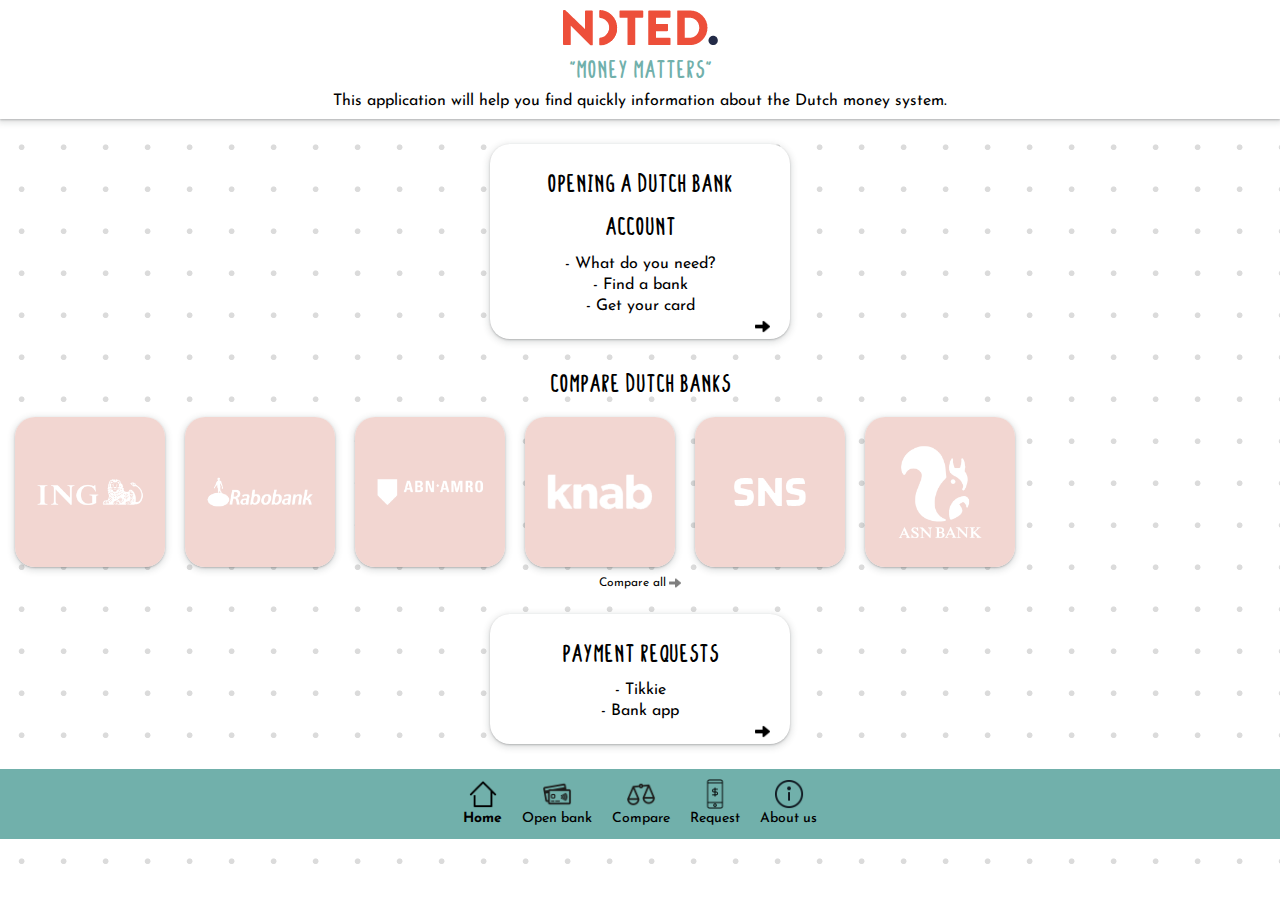
<file: index.html>
<!DOCTYPE html>
<html lang="en">
<head>
    <meta charset="UTF-8">
    <meta name="viewport" content="width=device-width, initial-scale=1.0">
    <title>NOTED.</title>
	<link rel="stylesheet" href="css/styles.css">
	<link href="https://fonts.googleapis.com/css2?family=Josefin+Sans:ital,wght@0,300;0,700;1,300;1,700&display=swap" rel="stylesheet">
</head>

<body>
	<header>
		<img src="images/Group469.png" alt="LogoNoted">
		<h1>"Money Matters"</h1>
		<p>This application will help you find quickly information about the Dutch money system.</p>
	</header>

	<main>
		<a href="openingbank.html">
			<section class="center">
				<h2>Opening a Dutch bank account</h2>
				<p>- What do you need?</p>
				<p>- Find a bank</p>
				<p>- Get your card</p>
				<img class="pijl" src="images/iconfinder_forward_126569.png" alt="">
			</section>
		</a>
		
		<a href="bankcompare.html">
			<h2>Compare Dutch banks</h2>
			<div class="compare">
				<img src="images/inglogo.png" alt="">
				<img src="images/rabobank.png" alt="">
				<img src="images/abnamro.png" alt="">
				<img src="images/knab.png" alt="">
				<img src="images/snsbank.png" alt="">
				<img src="images/asnbank.png" alt="">
			</div>
			<div id="compareall">
				<p id="klein">Compare all</p>
				<img src="images/iconfinder_forward_126569.png" alt="">
			</div>
		</a>

		<a href="paymentrequests.html" id="test">
			<section class="center">
				<h2>Payment requests</h2>
				<p>- Tikkie</p>
				<p>- Bank app</p>
				<img class="pijl" src="images/iconfinder_forward_126569.png" alt="">
			</section>
		</a>
	</main>

	<footer>
		<nav>
			<a href="index.html">
				<section>
					<img src="images/iconfinder_home_house_real_estate_392500.png" alt="">
					<h3 class="dikgedrukt">Home</h3>
				</section>
			</a>

			<a href="openingbank.html">
				<section>
					<img src="images/iconfinder_00-ELASTOFONT-STORE-READY_cards2_2703081.png" alt="">
					<h3>Open bank</h3>
				</section>
			</a>

			<a href="bankcompare.html">
				<section>
					<img src="images/iconfinder_00-ELASTOFONT-STORE-READY_compare2_2738307.png" alt="">
					<h3>Compare</h3>
				</section>
			</a>

			<a href="paymentrequests.html">
				<section>
					<img src="images/iconfinder_Mobile_banking_6457550.png" alt="">
					<h3>Request</h3>
				</section>
			</a>

			<a href="aboutus.html">
				<section>
					<img src="images/iconfinder_information-mark-letter-info-sign_3643768.png" alt="">
					<h3>About us</h3>
				</section>
			</a>
		</nav>
	</footer>	

</body>
</html>
</file>
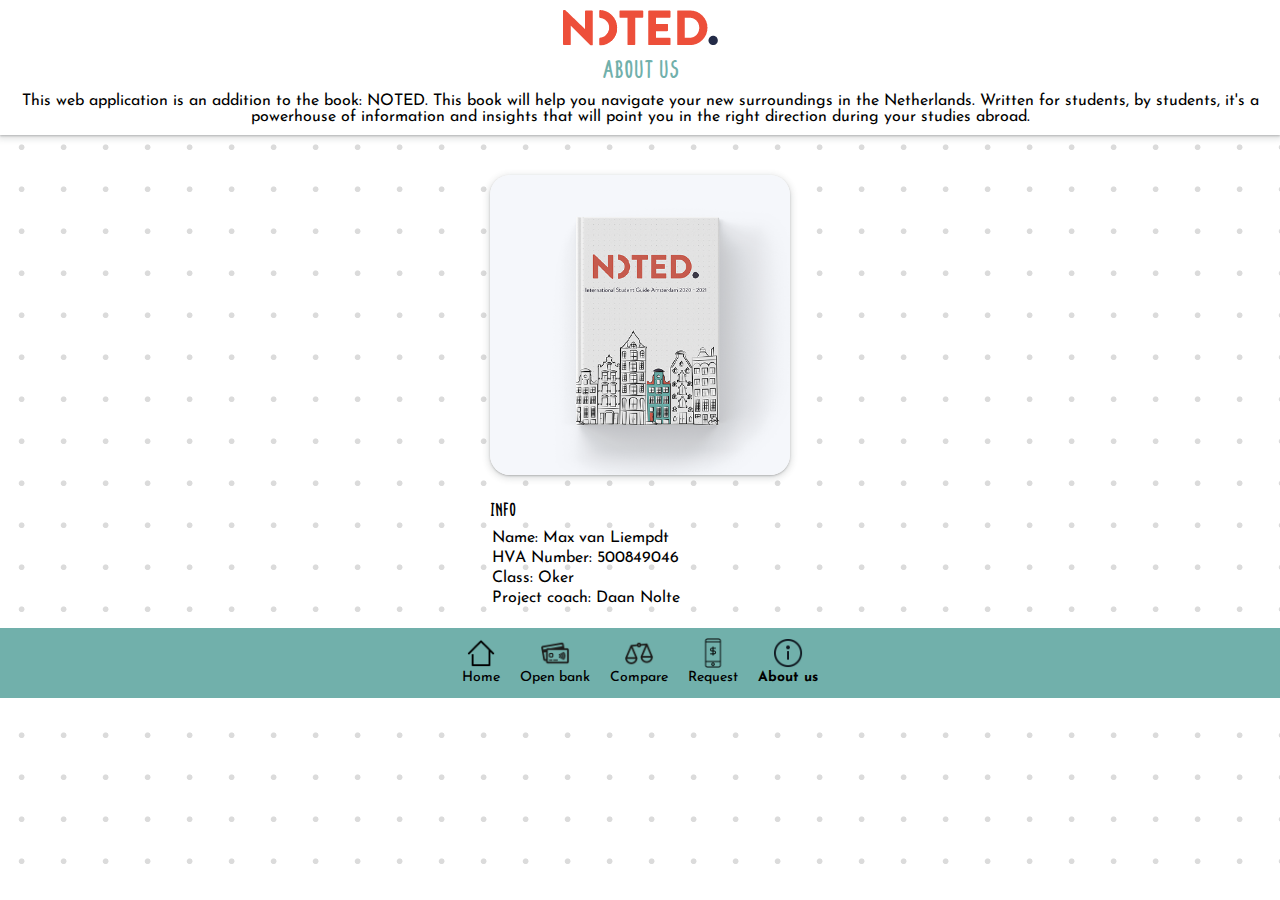
<file: aboutus.html>
<!DOCTYPE html>
<html lang="en">
<head>
    <meta charset="UTF-8">
    <meta name="viewport" content="width=device-width, initial-scale=1.0">
    <title>NOTED.</title>
	<link rel="stylesheet" href="css/styles.css">
	<link href="https://fonts.googleapis.com/css2?family=Josefin+Sans:ital,wght@0,300;0,700;1,300;1,700&display=swap" rel="stylesheet">
</head>

<body>
	<header>
		<a href="index.html"><img src="images/Group469.png" alt="LogoNoted"></a>
		<h1>About us</h1>
		<p>This web application is an addition to the book: NOTED. This book will help you navigate your new surroundings in the Netherlands. Written for students, by students, it's a powerhouse of information and insights that will point you in the right direction during your studies abroad.</p>
	</header>

	<main class="about-us">
		<img id="notedfoto" src="images/boekjenoted.png" alt="">
		<h2>Info</h2>
		<p>Name: Max van Liempdt</p>
		<p>HVA Number: 500849046</p>
		<p>Class: Oker</p>
		<p>Project coach: Daan Nolte</p>
	</main>

	<footer>
		<nav>
			<a href="index.html">
				<section>
					<img src="images/iconfinder_home_house_real_estate_392500.png" alt="">
					<h3>Home</h3>
				</section>
			</a>

			<a href="openingbank.html">
				<section>
					<img src="images/iconfinder_00-ELASTOFONT-STORE-READY_cards2_2703081.png" alt="">
					<h3>Open bank</h3>
				</section>
			</a>

			<a href="bankcompare.html">
				<section>
					<img src="images/iconfinder_00-ELASTOFONT-STORE-READY_compare2_2738307.png" alt="">
					<h3>Compare</h3>
				</section>
			</a>

			<a href="paymentrequests.html">
				<section>
					<img src="images/iconfinder_Mobile_banking_6457550.png" alt="">
					<h3>Request</h3>
				</section>
			</a>

			<a href="aboutus.html">
				<section>
					<img src="images/iconfinder_information-mark-letter-info-sign_3643768.png" alt="">
					<h3 class="dikgedrukt">About us</h3>
				</section>
			</a>
		</nav>
	</footer>	

</body>
</html>
</file>
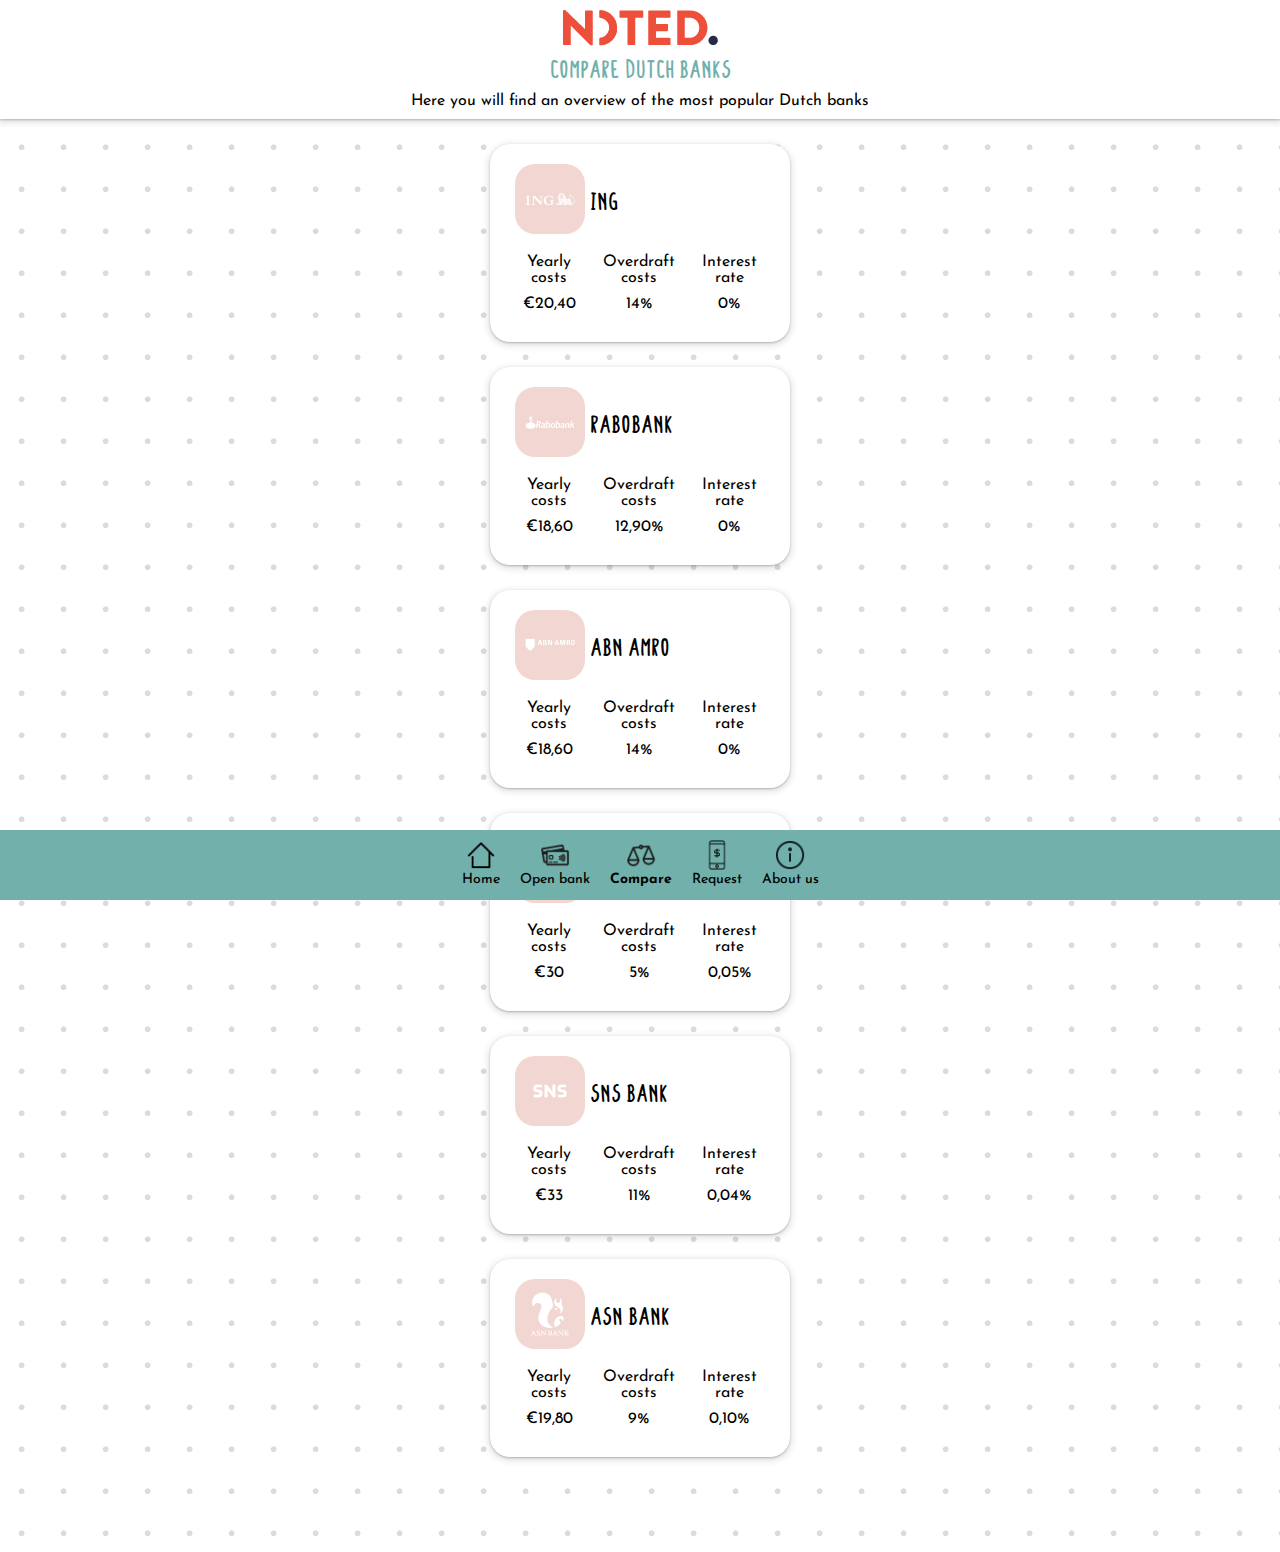
<file: bankcompare.html>
<!DOCTYPE html>
<html lang="en">
<head>
    <meta charset="UTF-8">
    <meta name="viewport" content="width=device-width, initial-scale=1.0">
    <title>NOTED.</title>
	<link rel="stylesheet" href="css/styles.css">
	<link href="https://fonts.googleapis.com/css2?family=Josefin+Sans:ital,wght@0,300;0,700;1,300;1,700&display=swap" rel="stylesheet">
</head>
<body>
	<header>
		<a href="index.html"><img src="images/Group469.png" alt="LogoNoted"></a>
		<h1>Compare Dutch banks</h1>
		<p>Here you will find an overview of the most popular Dutch banks</p>
	</header>

	<main>
		<a href="https://www.ing.nl/particulier/index.html" target="_blank">
			<section>
				<div class="comparekopje">
					<img src="images/inglogo.png" alt="">
					<h2>ING</h2>
				</div>
				<div class="cijfers">
					<div>
						<p>Yearly costs</p>
						<p>€20,40</p>
					</div>
					<div>
						<p>Overdraft costs</p>
						<p>14%</p>
					</div>
					<div>
						<p>Interest rate</p>
						<p>0%</p>
					</div>
				</div>
			</section>
		</a>

		<a href="https://www.rabobank.nl/particulieren/" target="_blank">
			<section>
				<div class="comparekopje">
					<img src="images/rabobank.png" alt="">
					<h2>Rabobank</h2>
				</div>
				<div class="cijfers">
					<div>
						<p>Yearly costs</p>
						<p>€18,60</p>
					</div>
					<div>
						<p>Overdraft costs</p>
						<p>12,90%</p>
					</div>
					<div>
						<p>Interest rate</p>
						<p>0%</p>
					</div>
				</div>
			</section>
		</a>

		<a href="https://www.abnamro.nl/nl/prive/index.html" target="_blank">
			<section>
				<div class="comparekopje">
					<img src="images/abnamro.png" alt="">
					<h2>ABN Amro</h2>
				</div>
				<div class="cijfers">
					<div>
						<p>Yearly costs</p>
						<p>€18,60</p>
					</div>
					<div>
						<p>Overdraft costs</p>
						<p>14%</p>
					</div>
					<div>
						<p>Interest rate</p>
						<p>0%</p>
					</div>
				</div>
			</section>
		</a>

		<a href="https://www.knab.nl/" target="_blank">
			<section>
				<div class="comparekopje">
					<img src="images/knab.png" alt="">
					<h2>Knab</h2>
				</div>
				<div class="cijfers">
					<div>
						<p>Yearly costs</p>
						<p>€30</p>
					</div>
					<div>
						<p>Overdraft costs</p>
						<p>5%</p>
					</div>
					<div>
						<p>Interest rate</p>
						<p>0,05%</p>
					</div>
				</div>
			</section>
		</a>

		<a href="https://www.snsbank.nl/particulier/home.html?s_kwcid=AL!6157!3!108793685315!e!!g!!sns%20bank&gclid=CjwKCAiAv4n9BRA9EiwA30WND2Q5cvOkwqcY43vItYi_VPRG2FpTQ2-QNRw7ndc1Kv_koa-6Ti968xoCyE8QAvD_BwE" target="_blank">
			<section>
				<div class="comparekopje">
					<img src="images/snsbank.png" alt="">
					<h2>SNS bank</h2>
				</div>
				<div class="cijfers">
					<div>
						<p>Yearly costs</p>
						<p>€33</p>
					</div>
					<div>
						<p>Overdraft costs</p>
						<p>11%</p>
					</div>
					<div>
						<p>Interest rate</p>
						<p>0,04%</p>
					</div>
				</div>
			</section>
		</a>

		<a href="https://www.asnbank.nl/home.html?s_kwcid=AL!6157!3!319710273320!e!!g!!asn%20bank&gclid=CjwKCAiAv4n9BRA9EiwA30WNDxynUyStwGoHIsfuUeNIcBAY8Y7c3tfASfssqpCPszkmDpDslyz7bhoCo8sQAvD_BwE" target="_blank">
			<section>
				<div class="comparekopje">
					<img src="images/asnbank.png" alt="">
					<h2>ASN bank</h2>
				</div>
				<div class="cijfers">
					<div>
						<p>Yearly costs</p>
						<p>€19,80</p>
					</div>
					<div>
						<p>Overdraft costs</p>
						<p>9%</p>
					</div>
					<div>
						<p>Interest rate</p>
						<p>0,10%</p>
					</div>
				</div>
			</section>
		</a>

	</main>

	<footer>
		<nav>
			<a href="index.html">
				<section>
					<img src="images/iconfinder_home_house_real_estate_392500.png" alt="">
					<h3>Home</h3>
				</section>
			</a>

			<a href="openingbank.html">
				<section>
					<img src="images/iconfinder_00-ELASTOFONT-STORE-READY_cards2_2703081.png" alt="">
					<h3>Open bank</h3>
				</section>
			</a>

			<a href="bankcompare.html">
				<section>
					<img src="images/iconfinder_00-ELASTOFONT-STORE-READY_compare2_2738307.png" alt="">
					<h3 class="dikgedrukt">Compare</h3>
				</section>
			</a>

			<a href="paymentrequests.html">
				<section>
					<img src="images/iconfinder_Mobile_banking_6457550.png" alt="">
					<h3>Request</h3>
				</section>
			</a>

			<a href="aboutus.html">
				<section>
					<img src="images/iconfinder_information-mark-letter-info-sign_3643768.png" alt="">
					<h3>About us</h3>
				</section>
			</a>
		</nav>
	</footer>	

</body>
</html>
</file>
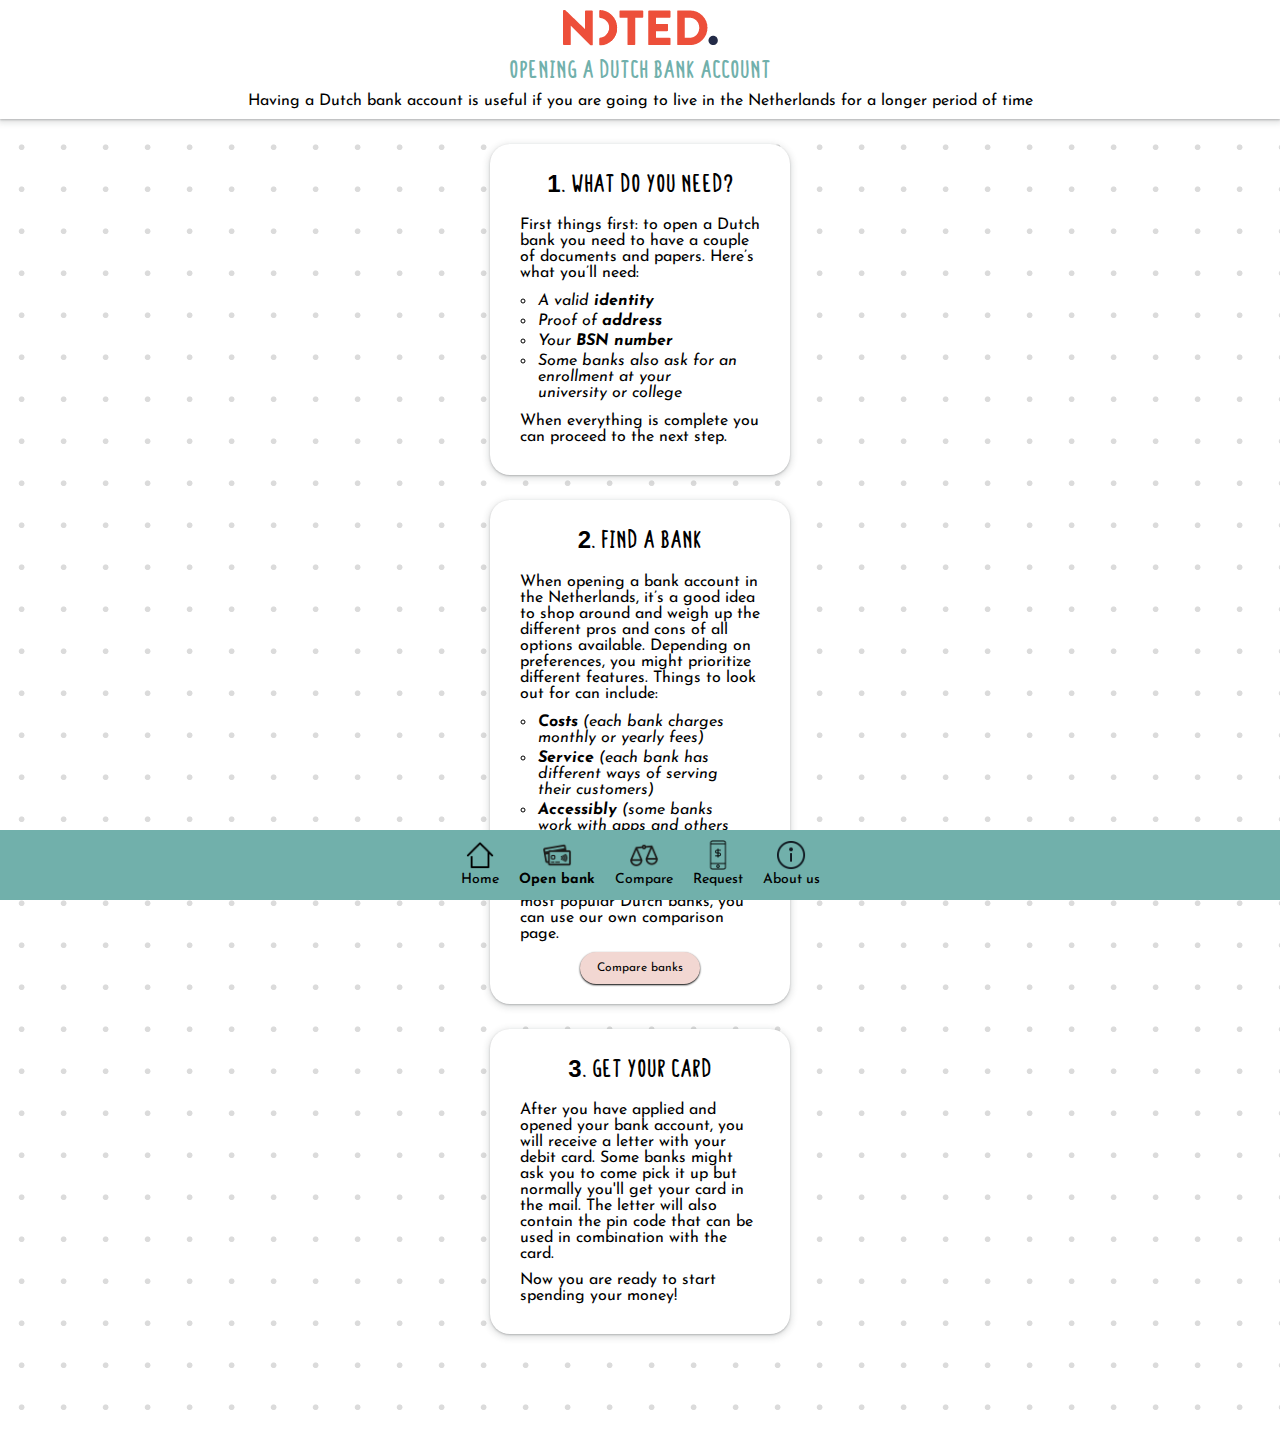
<file: openingbank.html>
<!DOCTYPE html>
<html lang="en">
<head>
    <meta charset="UTF-8">
    <meta name="viewport" content="width=device-width, initial-scale=1.0">
    <title>NOTED.</title>
	<link rel="stylesheet" href="css/styles.css">
	<link href="https://fonts.googleapis.com/css2?family=Josefin+Sans:ital,wght@0,300;0,700;1,300;1,700&display=swap" rel="stylesheet">
</head>
<body>
	<header>
		<a href="index.html"><img src="images/Group469.png" alt="LogoNoted"></a>
		<h1>Opening a Dutch bank account</h1>
		<p>Having a Dutch bank account is useful if you are going to live in the Netherlands for a longer period of time</p>
	</header>

	<main>
		<section>
			<h2>1. What do you need?</h2>
			<p>First things first: to open a Dutch bank you need to have a couple of documents and papers. Here’s what you’ll need:</p>
				<ul>
					<li>A valid <span>identity</span></li>
					<li>Proof of <span>address</span></li>
					<li>Your <span>BSN number</span></li>
					<li>Some banks also ask for an enrollment at your university or college</li>
				</ul>
			<p>When everything is complete you can proceed to the next step.</p>
		</section>

		<section>
			<h2>2. Find a bank</h2>
			<p>When opening a bank account in the Netherlands, it’s a good idea to shop around and weigh up the different pros and cons of all options available. Depending on preferences, you might prioritize different features. Things to look out for can include:</p>
			<ul>
				<li><span>Costs</span> (each bank charges monthly or yearly fees)</li>
				<li><span>Service</span> (each bank has different ways of serving their customers)</li>
				<li><span>Accessibly</span> (some banks work with apps and others can only be reached physically)</li>
			</ul>
			<p>To get a clear comparison of the most popular Dutch banks, you can use our own comparison page.</p>
			<a class="button" href="bankcompare.html">Compare banks</a>
		</section>

		<section>
			<h2>3. Get your card</h2>
			<p>After you have applied and opened your bank account, you will receive a letter with your debit card. Some banks might ask you to come pick it up but normally you'll get your card in the mail. The letter will also contain the pin code that can be used in combination with the card.</p>
			<p>Now you are ready to start spending your money!</p>
		</section>

	</main>

	<footer>
		<nav>
			<a href="index.html">
				<section>
					<img src="images/iconfinder_home_house_real_estate_392500.png" alt="">
					<h3>Home</h3>
				</section>
			</a>

			<a href="openingbank.html">
				<section>
					<img src="images/iconfinder_00-ELASTOFONT-STORE-READY_cards2_2703081.png" alt="">
					<h3 class="dikgedrukt">Open bank</h3>
				</section>
			</a>

			<a href="bankcompare.html">
				<section>
					<img src="images/iconfinder_00-ELASTOFONT-STORE-READY_compare2_2738307.png" alt="">
					<h3>Compare</h3>
				</section>
			</a>

			<a href="paymentrequests.html">
				<section>
					<img src="images/iconfinder_Mobile_banking_6457550.png" alt="">
					<h3>Request</h3>
				</section>
			</a>

			<a href="aboutus.html">
				<section>
					<img src="images/iconfinder_information-mark-letter-info-sign_3643768.png" alt="">
					<h3>About us</h3>
				</section>
			</a>
		</nav>
	</footer>	

</body>
</html>
</file>
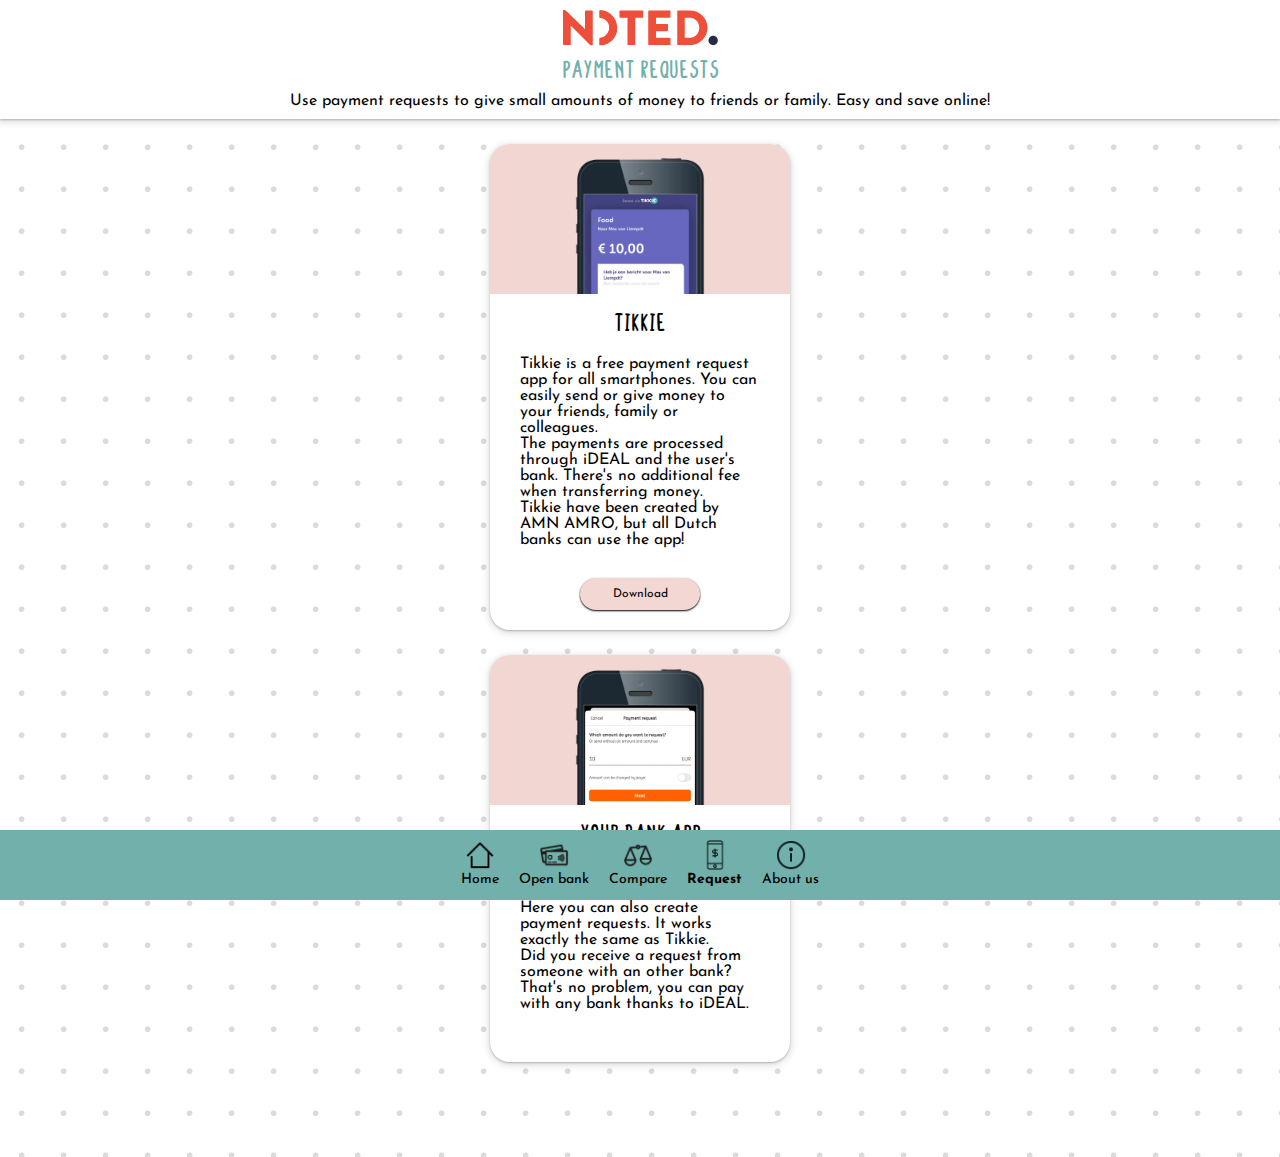
<file: paymentrequests.html>
<!DOCTYPE html>
<html lang="en">
<head>
    <meta charset="UTF-8">
    <meta name="viewport" content="width=device-width, initial-scale=1.0">
    <title>NOTED.</title>
	<link rel="stylesheet" href="css/styles.css">
	<link href="https://fonts.googleapis.com/css2?family=Josefin+Sans:ital,wght@0,300;0,700;1,300;1,700&display=swap" rel="stylesheet">
</head>
<body>
	<header>
		<a href="index.html"><img src="images/Group469.png" alt="LogoNoted"></a>
		<h1>Payment requests</h1>
		<p>Use payment requests to give small amounts of money to friends or family. Easy and save online!</p>
	</header>

	<main>
		<section class="request">
			<img src="images/tikkie.png" alt="">
			<h2>Tikkie</h2>
			<p>Tikkie is a free payment request app for all smartphones. You can easily send or give money to your friends, family or colleagues.<br> The payments are processed through iDEAL and the user's bank. There's no additional fee when transferring money.<br> Tikkie have been created by AMN AMRO, but all Dutch banks can use the app!</p>
			<a class="button" href="https://apps.apple.com/nl/app/tikkie/id1112935685" target="_blank">Download</a>
		</section>

		<section class="request">
			<img src="images/ingapp.png" alt="">
			<h2>Your bank app</h2>
			<p>Most Dutch banks use a free app for all your financial insights. Here you can also create payment requests. It works exactly the same as Tikkie.<br> Did you receive a request from someone with an other bank? That's no problem, you can pay with any bank thanks to iDEAL.</p>
		</section>
	</main>

	<footer>
		<nav>
			<a href="index.html">
				<section>
					<img src="images/iconfinder_home_house_real_estate_392500.png" alt="">
					<h3>Home</h3>
				</section>
			</a>

			<a href="openingbank.html">
				<section>
					<img src="images/iconfinder_00-ELASTOFONT-STORE-READY_cards2_2703081.png" alt="">
					<h3>Open bank</h3>
				</section>
			</a>

			<a href="bankcompare.html">
				<section>
					<img src="images/iconfinder_00-ELASTOFONT-STORE-READY_compare2_2738307.png" alt="">
					<h3>Compare</h3>
				</section>
			</a>

			<a href="paymentrequests.html">
				<section>
					<img src="images/iconfinder_Mobile_banking_6457550.png" alt="">
					<h3 class="dikgedrukt">Request</h3>
				</section>
			</a>

			<a href="aboutus.html">
				<section>
					<img src="images/iconfinder_information-mark-letter-info-sign_3643768.png" alt="">
					<h3>About us</h3>
				</section>
			</a>
		</nav>
	</footer>	

</body>
</html>
</file>
<file: css/styles.css>
/* Body style */
@font-face {
  font-family: 'Colendra';
  src: url('../assets/ColendraRegular.otf');
  font-style: normal;
  font-weight: 300;
}

@font-face {
  font-family: 'Colendra';
  src: url('../assets/ColendraBold.otf');
  font-style: normal;
  font-weight: 700;
}

*, html {
	padding: 0px;
	margin: 0px;
	box-sizing: border-box;
}

body {
	background-image: url('../images/dot_background.png');
	background-repeat: repeat;
}

h1 {
	font-family: 'Colendra', sans-serif;   
	font-size: 18pt;
	line-height: 1.8em;
	color: black;
	font-weight: 700;
}

h2 {
	font-family: 'Colendra', sans-serif;  
	font-size: 18pt;
	line-height: 1.8em;
	color: black;
	font-weight: 700;
}

h3 {
	font-family: "Josefin Sans", sans-serif;
	font-size: 12pt;
	font-weight: 500;
}

p {
	font-family: "Josefin Sans", sans-serif;
	font-size: 12pt;
}

.button {
	background-color: rgb(242,215,210);
	box-shadow: 0px 1px 2px 0px;
	border-radius: 20px;
	border: none;
	color: black;
	font-family: "Josefin Sans", sans-serif;
	padding: 10px;
	text-align: center;
	text-decoration: none;
	font-size: 12px;
	display: block;
	width: 120px;
	margin-top: 10px;
	margin-left: auto;
	margin-right: auto;
}
/* Body style */



/* Header style */
header h1 {
	color: rgb(113, 176,171);
}

header {
	background-color: white;
	box-shadow: rgba(60, 64, 67, 0.3) 0px 1px 2px 0px, rgba(60, 64, 67, 0.15) 0px 2px 6px 2px;
	text-align: center;
	padding: 10px;
}
/* Header style */



/* Main style */
main a {
	text-decoration: none;
	color: black;
}

main section ul {
	list-style-type: circle;
	width: 80%;
	margin: 0 auto;
}

main section li {
	font-family: "Josefin Sans", sans-serif;
	font-size: 12pt;
	font-style: italic;
	padding: 2px;
}

main h1, main h2 {
	text-align: center;
}

main section p {
	margin: 10px;
}

main section{
	background-color: white;
	box-shadow: rgba(60, 64, 67, 0.3) 0px 1px 2px 0px, rgba(60, 64, 67, 0.15) 0px 2px 6px 2px;
	border-radius: 20px;
	width: 300px;
	margin-left: auto;
	margin-right: auto;
	margin-top: 25px;
	margin-bottom: 25px;
	padding: 20px;
}

span {
	font-weight: 700;
}

.request {
	padding-left: 0px;
	padding-right: 0px;
	padding-top: 0px;
}

.request h2 {
	margin-top: 5px;
}

.request p {
	padding-left: 20px;
	padding-right: 20px;
	padding-bottom: 20px;
}

.request img{
	width: 100%;
	border-radius: 20px 20px 0px 0px;
	margin-bottom: 0px;
}

.center {
	text-align: center;
}

.center p {
	margin: 5px;
	font-size: 16px;
}

.pijl {
	width: 15px;
	float: right;
}

.comparekopje img {
	margin-left: 5px;
	margin-right: 5px;
	border-radius: 20px;
	width: 70px;
	height: 70px;
}

.comparekopje {
	display: flex;
	justify-content: flex-start;
}

.comparekopje h2 {
	margin-top: 18px;
}

.cijfers {
	display: flex;
}

.cijfers p {
	text-align: center;
}

.cijfers div {
	margin-top: 10px;
}

#notedfoto {
	width: 300px;
	border-radius: 20px;
	display: block;
	margin-left: auto;
	margin-right: auto;
	margin-top: 20px;
	margin-bottom: 20px;
	box-shadow: rgba(60, 64, 67, 0.3) 0px 1px 2px 0px, rgba(60, 64, 67, 0.15) 0px 2px 6px 2px;
}

.compare {
	display: flex;
	flex-direction: row;
	flex-wrap: nowrap;
	overflow: auto;
	margin-left: 5px;
}

.compare img {
	width: 150px;
	height: 150px;
	margin: 10px;
	border-radius: 20px;
	box-shadow: rgba(60, 64, 67, 0.3) 0px 1px 2px 0px, rgba(60, 64, 67, 0.15) 0px 2px 6px 2px;
}

#klein {
	font-size: 12px;
}

#compareall img {
	width: 12px;
	height: 12px;
	opacity: 0.5;
	margin-left: 3px;
}

#compareall {
	display: flex;
	justify-content: center;
	align-content: center;
}

.about-us {
	padding: 20px;
}

.about-us h2 {
	text-align: left;
	width: 300px;
	margin-left: auto;
	margin-right: auto;
	font-size: 18px;
}

.about-us p {
	width: 300px;
	margin-left: auto;
	margin-right: auto;
	padding: 2px;
}
/* Main style */



/* Footer style */
footer {
	background-color: rgb(113, 176,171);
	height: 70px;
	width: 100%;
	overflow: hidden;
	position: sticky;
	bottom: 0;
}

footer nav {
	display: flex;
	justify-content: center;
	margin-top: 10px;
	margin-bottom: 10px;
}

footer h3{
	font-size: 14px;
	margin-top: 2px;
}

footer a {
	text-decoration: none;
	color: black;
}

footer nav section {
	margin-left: 10px;
	margin-right: 10px;
	text-align: center;
}

footer nav section img {
	width: 30px;
	display: block;
	margin-left: auto;
	margin-right: auto;
}

.dikgedrukt {
	font-weight: 700;
}
/* Footer style */
</file>
